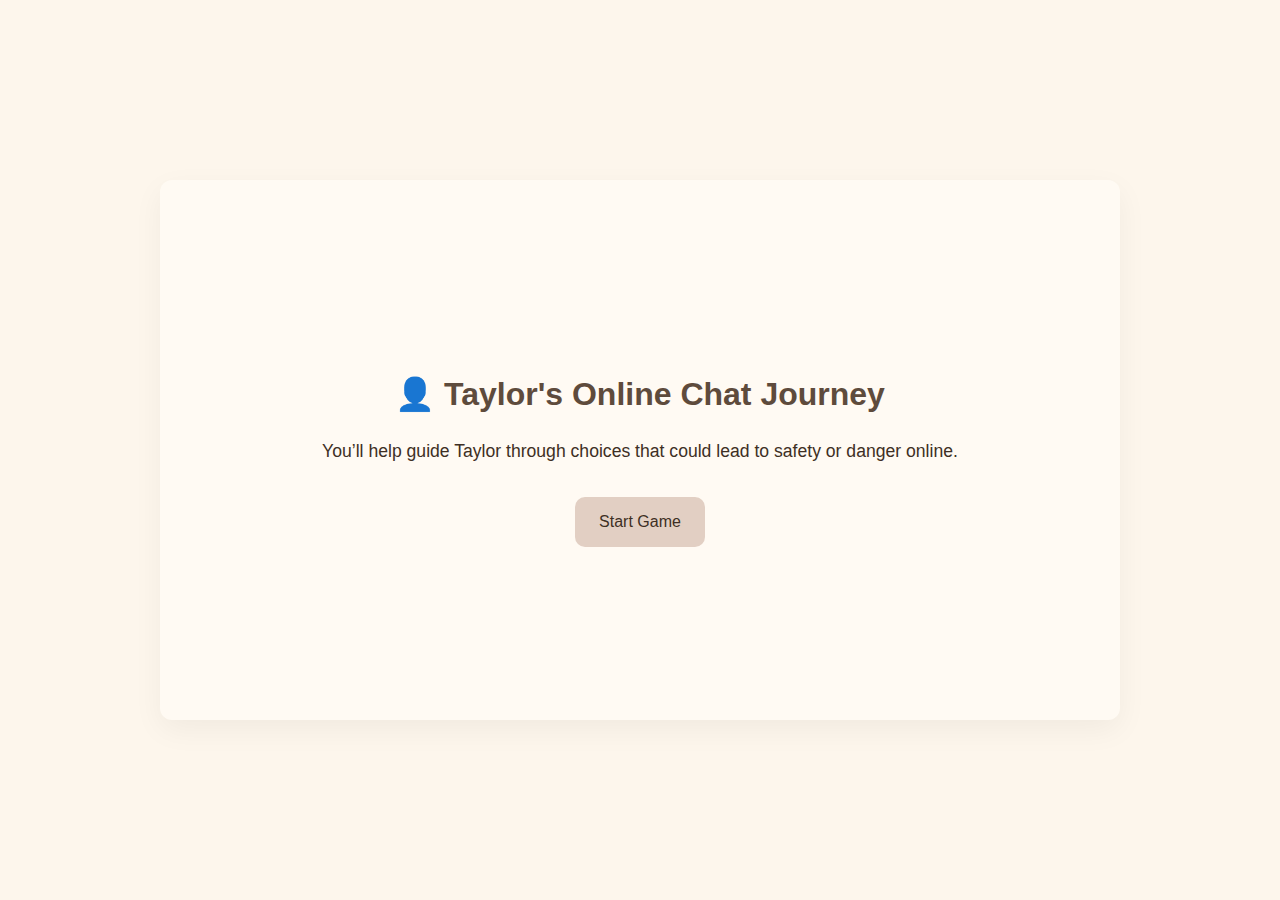
<file: index.html>
<!DOCTYPE html>

<html lang="en">
<head>
<meta charset="utf-8"/>
<meta content="width=960, initial-scale=1.0" name="viewport"/>
<title>SafeNet - Start</title>
<link href="style.css" rel="stylesheet"/>
</head>
<body>
<div class="container">
<h1>👤 Taylor's Online Chat Journey</h1>
<p>You’ll help guide Taylor through choices that could lead to safety or danger online.</p>
<button onclick="location.href='scene0_intro.html'">Start Game</button>
</div>
</body>
</html>
</file>
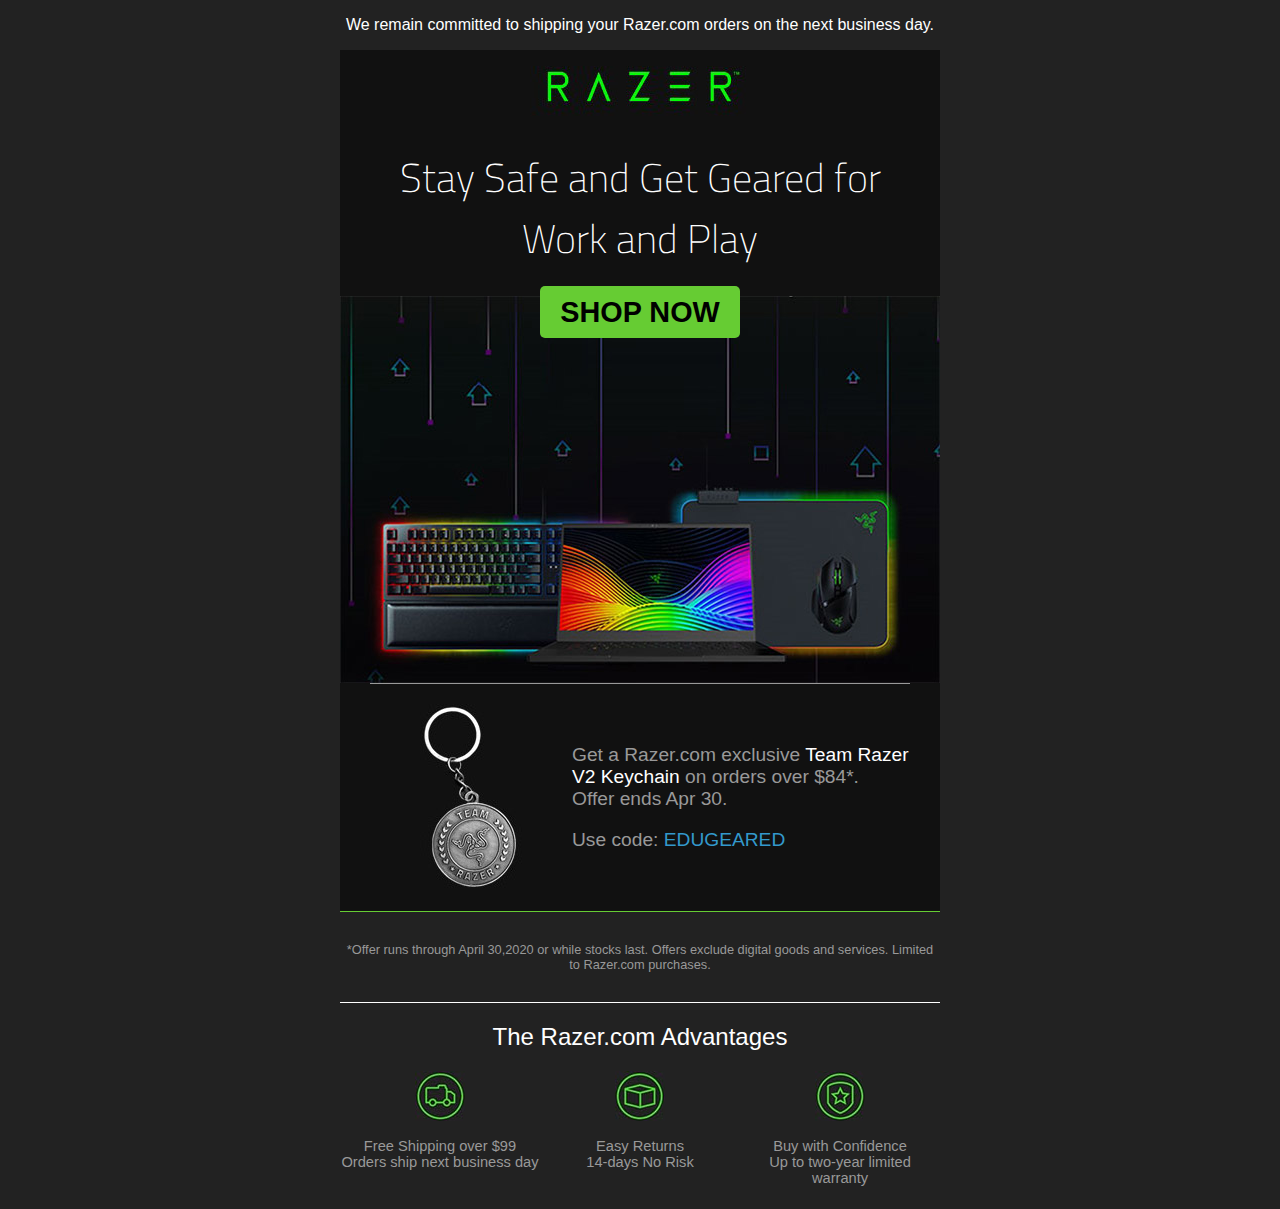
<file: razer-newsletter.html>
<!doctype html>
<html lang="en">
<head>
	<meta charset="utf-8">
	<title>Razer - Stay Safe and Get Geared for Work and Play</title>
	<link rel="preconnect" href="https://fonts.googleapis.com">
<link rel="preconnect" href="https://fonts.gstatic.com" crossorigin>
<link href="https://fonts.googleapis.com/css2?family=Titillium+Web:wght@200&display=swap" rel="stylesheet">
	<style>
		body{
	background:#222222;
	text-align: center;
	font-family:Avernir, Arial, sans-serif;
	color: white;
}
#container{
	background:#111111;
	width: 600px;
	margin: 0 auto;
}
h1{
	  font-family: "Titillium Web", sans-serif;
  font-weight: 200;
  font-style: normal;
  font-size: 2.5em;
}
#hero{
	background:url("razer-bg.jpg");
	height:387px;
}
#hero a{
	color:black;
	text-transform:uppercase;
	background:#66cc33;
	border-radius:5px;
	padding:10px 20px;
	font-weight:bold;
	font-size:1.8em;
	text-decoration: none;
}
#exclusive{
	width:90%;
	border-top: 1px solid #999999;
	margin: 0 auto;
	display: flex;
	align-items: center;
}
#column1{
	margin: 20px 50px;
}
#exclusive p{
	font-size: 1.2em;
	text-align: left;
	color: #999999;
}
.white{
	color: white;
}
.blue{
	color:#3399cc;
}
#footnote{
	border-top: 1px solid #66cc33;
	background: #222222;
	font-size: 0.8em;
	color: #999999;
	padding: 30px 0px;
}
h2{
	border-top: 1px solid #fff;
	background: #222222;
	margin: 0px;
	padding: 20px 0;
	font-weight: normal;
}
#advantage{
	display: flex;
	background: #222222;
}
.perk{
	width: 200px;
	text-align: center;
	color: #999999;
	font-size: 11pt;
}

	</style>
</head>
<body>
	<p>We remain committed to shipping your Razer.com orders on the next business day.</p>
	
	<div id="container">
		<img src="logo-razer.jpg"/>
		<h1>Stay Safe and Get Geared for <br> Work and Play</h1>
		<div id="hero">
			<a href="https://www.razer.com/sg-en">Shop Now</a>
		</div>
		<div id="exclusive">
			<img id="column1" src="keychain.jpg"/>
			<div id="column2">
				<p>Get a Razer.com exclusive<span class="white"> Team Razer V2 Keychain </span>on orders over $84*.<br>Offer ends Apr 30.</p>
				<p>Use code: <span class="blue"> EDUGEARED </span></p>
			</div>
		</div>
		<div id="footnote">
			*Offer runs through April 30,2020 or while stocks last. Offers exclude digital goods and services. Limited to Razer.com purchases.
		</div>
		<h2>The Razer.com Advantages</h2>
		<div id="advantage">
			<div class="perk"><img src="icon-shipping.jpg"/><p><span class="white>">Free Shipping over $99 </span></span><br>Orders ship next business day</p></div>
			<div class="perk"><img src="icon-returns.jpg"/><p> <span class="white>">Easy Returns</span><br> 14-days No Risk</p> </div>
			<div class="perk"><img src="icon-confidence.jpg"/><p><span class="white>">Buy with Confidence</span><br> Up to two-year limited warranty</p> </div>
		</div>
	</div>
</body>
</html>
</file>
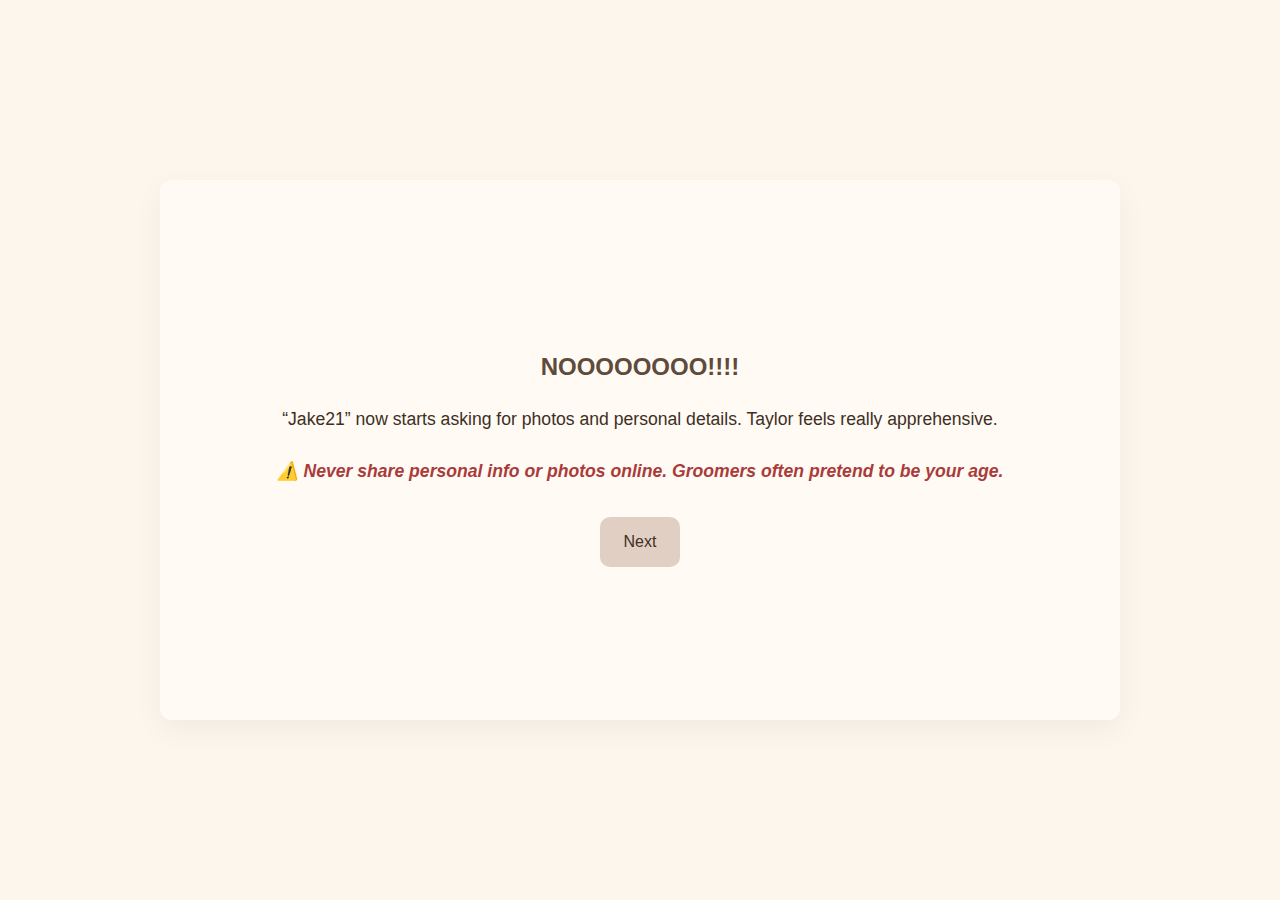
<file: scene1_bad.html>
<!DOCTYPE html>

<html lang="en">
<head>
<meta charset="utf-8"/>
<meta content="width=960, initial-scale=1.0" name="viewport"/>
<title>Unsafe Outcome</title>
<link href="style.css" rel="stylesheet"/>
</head>
<body>
<div class="container">
<h2>NOOOOOOOO!!!!</h2>
<p>“Jake21” now starts asking for photos and personal details. Taylor feels really apprehensive.</p>
<p class="tip warning">⚠️ Never share personal info or photos online. Groomers often pretend to be your age.</p>
<button onclick="location.href='scene2.html'">Next</button>
</div>
</body>
</html>
</file>
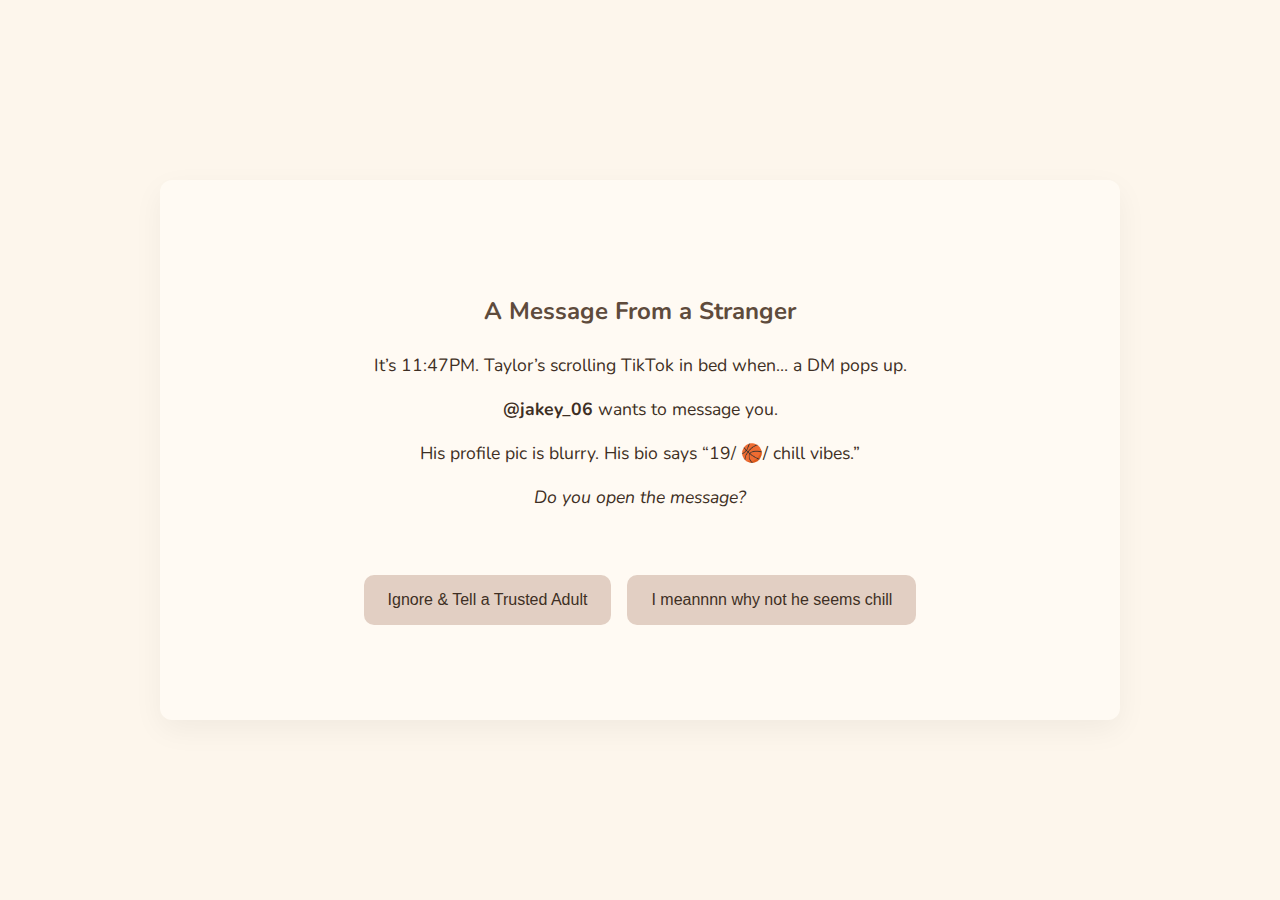
<file: scene1_dm-choice.html>
<!DOCTYPE html>

<html lang="en">
<head>
<meta charset="utf-8"/>
<meta content="width=960, initial-scale=1.0" name="viewport"/>
<title>Scene 1 – A DM Appears</title>
<link href="style.css" rel="stylesheet"/>
<link href="https://fonts.googleapis.com/css2?family=Nunito:wght@400;700&amp;display=swap" rel="stylesheet"/>
</head>
<body>
<div class="container">
<h2>A Message From a Stranger</h2>
<p>It’s 11:47PM. Taylor’s scrolling TikTok in bed when… a DM pops up.</p>
<p><strong>@jakey_06</strong> wants to message you.</p>
<p>His profile pic is blurry. His bio says “19/ 🏀/ chill vibes.”</p>
<p><em>Do you open the message?</em></p>
<div class="choice-group">
<button onclick="location.href='scene4_good.html'">Ignore &amp; Tell a Trusted Adult</button>
<button onclick="location.href='scene1_opened.html'">I meannnn why not he seems chill</button>
</div>
</div>
<script src="script.js"></script>
</body>
</html>
</file>
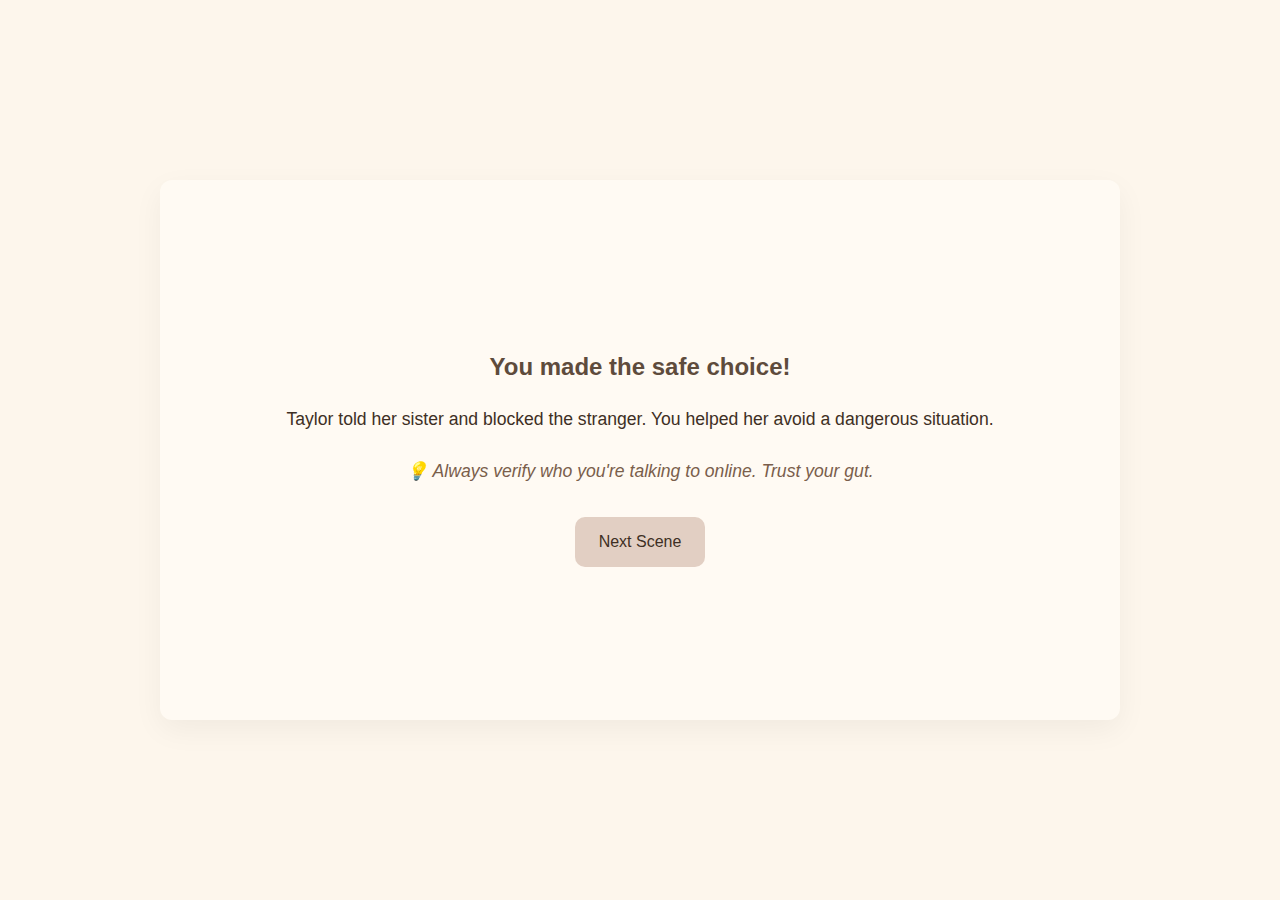
<file: scene1_good.html>
<!DOCTYPE html>

<html lang="en">
<head>
<meta charset="utf-8"/>
<meta content="width=960, initial-scale=1.0" name="viewport"/>
<title>Safe Outcome</title>
<link href="style.css" rel="stylesheet"/>
</head>
<body>
<div class="container">
<h2>You made the safe choice!</h2>
<p>Taylor told her sister and blocked the stranger. You helped her avoid a dangerous situation.</p>
<p class="tip">💡 Always verify who you're talking to online. Trust your gut.</p>
<button onclick="location.href='scene4_good.html'">Next Scene</button>
</div>
</body>
</html>
</file>
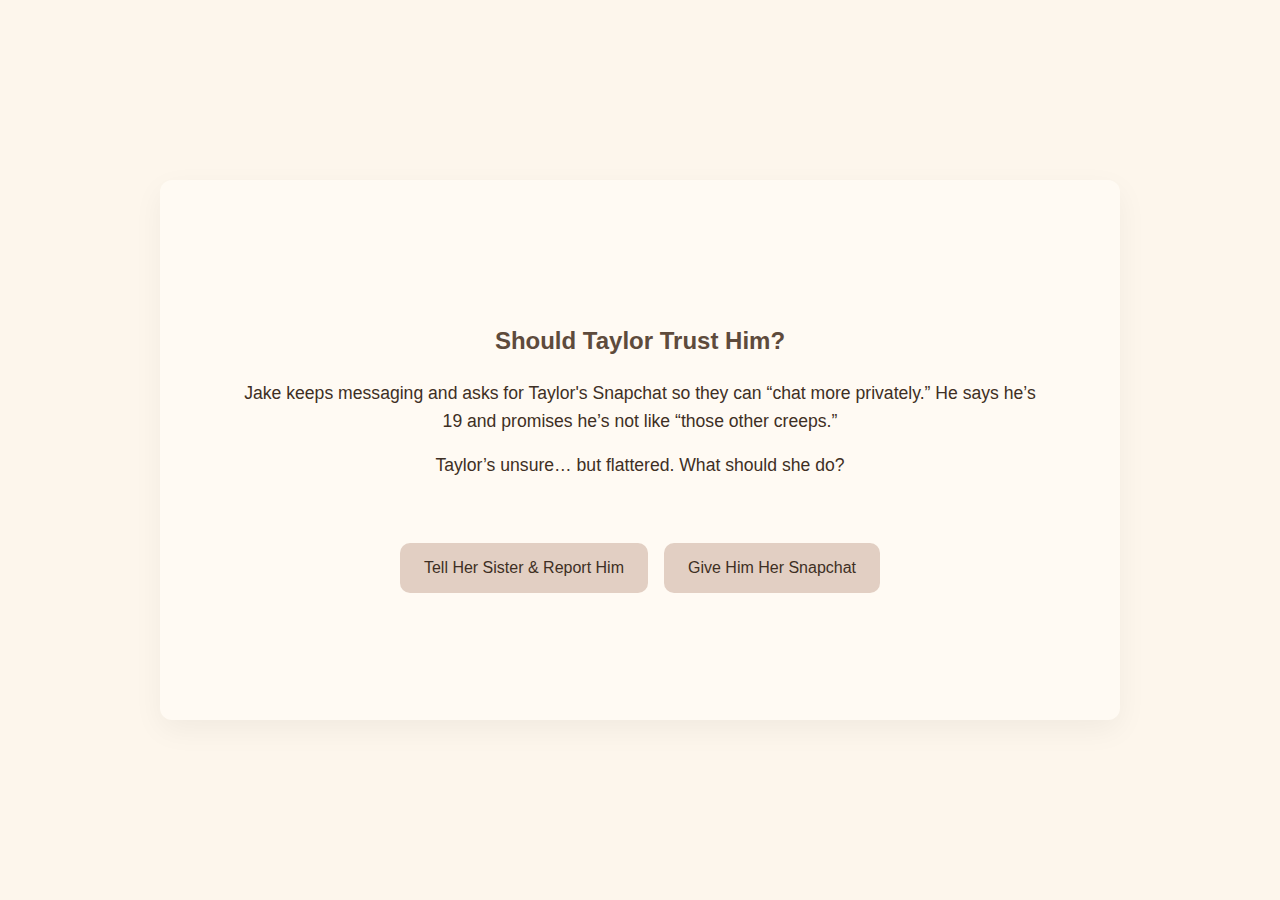
<file: scene2.html>
<!DOCTYPE html>

<html lang="en">
<head>
<meta charset="utf-8"/>
<meta content="width=960, initial-scale=1.0" name="viewport"/>
<title>Scene 2 – Should Taylor Trust Him?</title>
<link href="style.css" rel="stylesheet"/>
</head>
<body>
<div class="container">
<h2>Should Taylor Trust Him?</h2>
<p>Jake keeps messaging and asks for Taylor's Snapchat so they can “chat more privately.”  
    He says he’s 19 and promises he’s not like “those other creeps.”</p>
<p>Taylor’s unsure… but flattered. What should she do?</p>
<div class="choice-group">
<button onclick="location.href='scene2_good.html'">Tell Her Sister &amp; Report Him</button>
<button onclick="location.href='scene2_bad.html'">Give Him Her Snapchat</button>
</div>
</div>
</body>
</html>
</file>
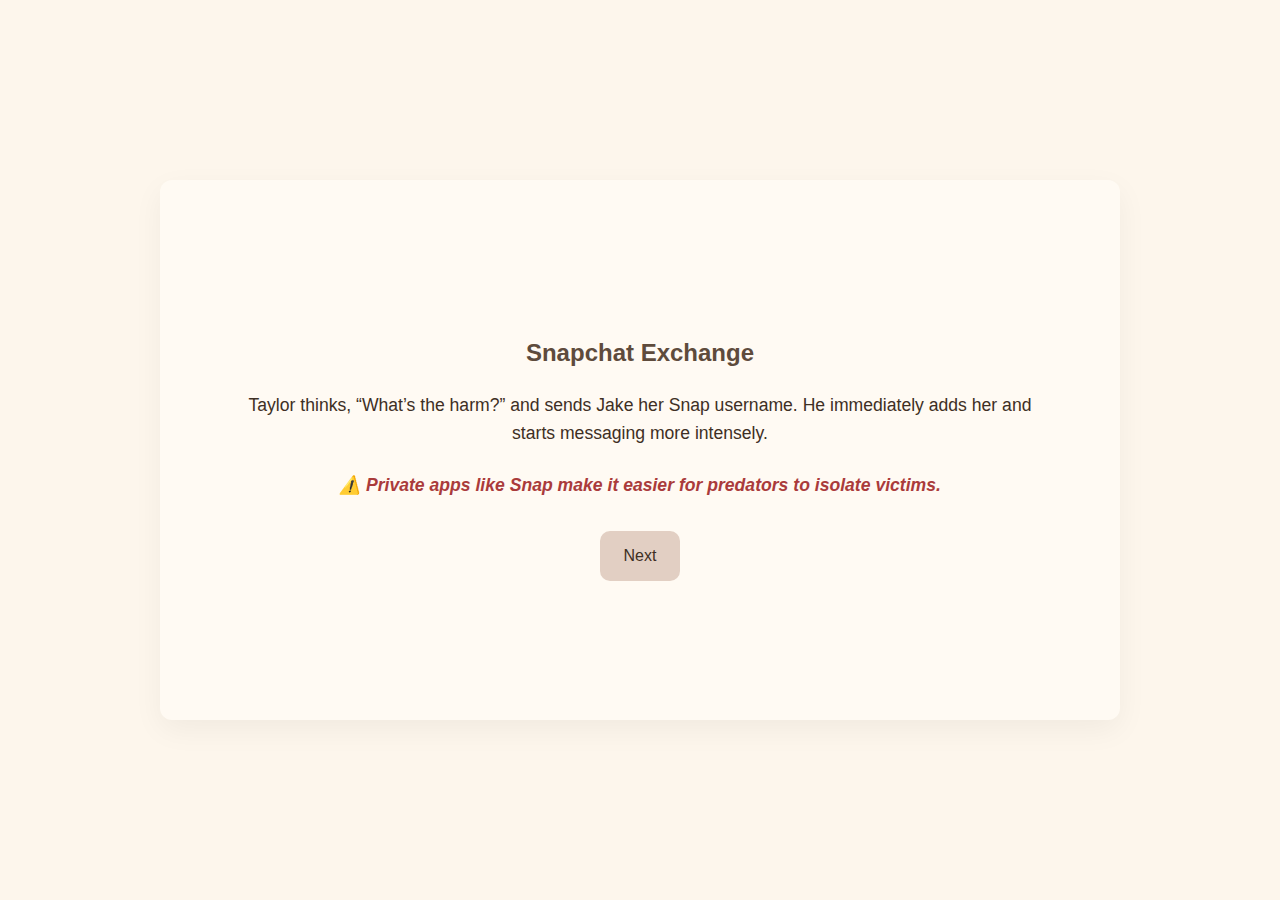
<file: scene2_bad.html>
<!DOCTYPE html>

<html lang="en">
<head>
<meta charset="utf-8"/>
<meta content="width=960, initial-scale=1.0" name="viewport"/>
<title>Scene 2 – Taylor Gives Her Snapchat</title>
<link href="style.css" rel="stylesheet"/>
</head>
<body>
<div class="container">
<h2>Snapchat Exchange</h2>
<p>Taylor thinks, “What’s the harm?” and sends Jake her Snap username.  
    He immediately adds her and starts messaging more intensely.</p>
<p class="tip warning">⚠️ Private apps like Snap make it easier for predators to isolate victims.</p>
<button onclick="location.href='scene3.html'">Next</button>
</div>
</body>
</html>
</file>
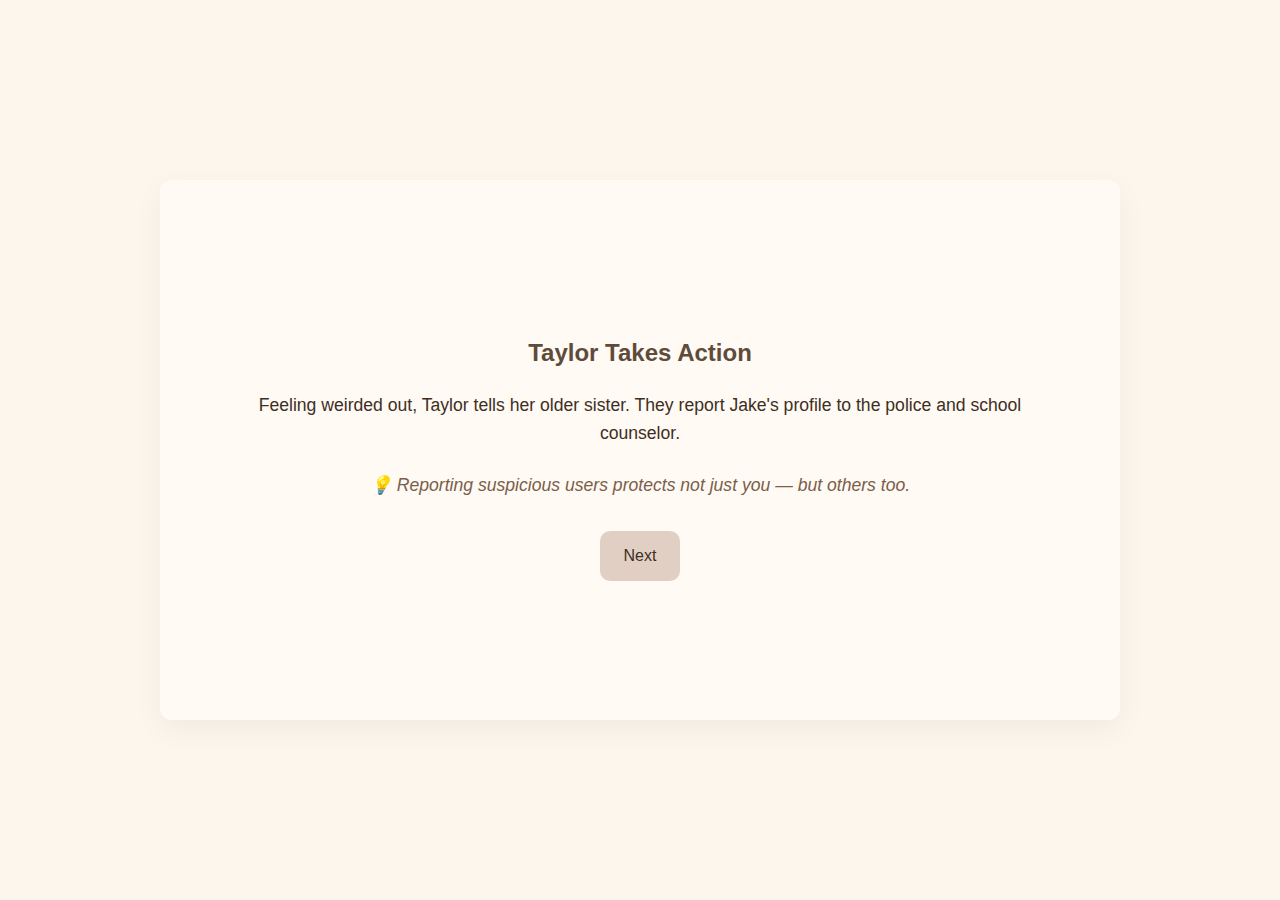
<file: scene2_good.html>
<!DOCTYPE html>

<html lang="en">
<head>
<meta charset="utf-8"/>
<meta content="width=960, initial-scale=1.0" name="viewport"/>
<title>Scene 2 – Taylor Reports Him</title>
<link href="style.css" rel="stylesheet"/>
</head>
<body>
<div class="container">
<h2>Taylor Takes Action</h2>
<p>Feeling weirded out, Taylor tells her older sister.  
    They report Jake's profile to the police and school counselor.</p>
<p class="tip">💡 Reporting suspicious users protects not just you — but others too.</p>
<button onclick="location.href='scene4_good.html'">Next</button>
</div>
</body>
</html>
</file>
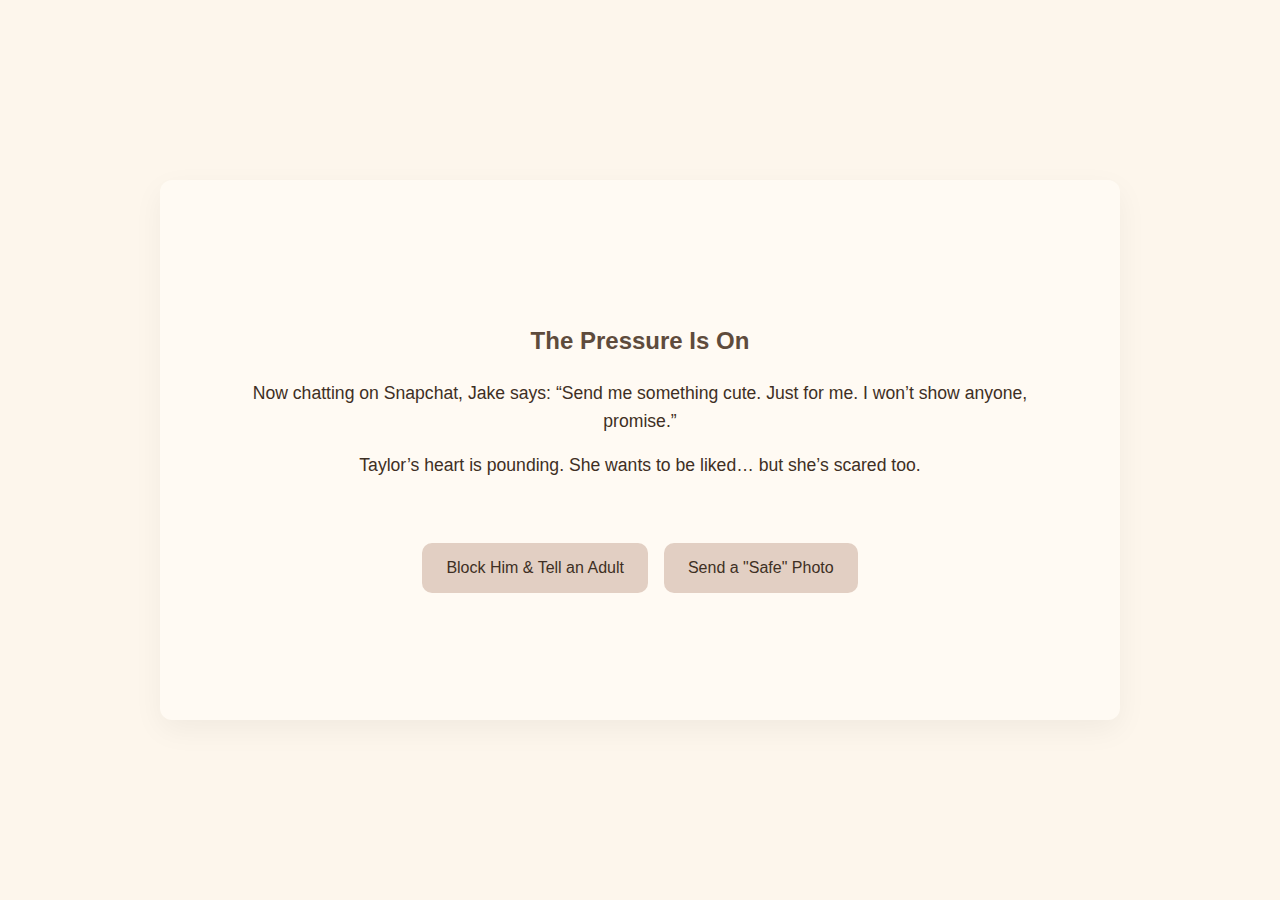
<file: scene3.html>
<!DOCTYPE html>

<html lang="en">
<head>
<meta charset="utf-8"/>
<meta content="width=960, initial-scale=1.0" name="viewport"/>
<title>Scene 3 – Final Choice</title>
<link href="style.css" rel="stylesheet"/>
</head>
<body>
<div class="container">
<h2>The Pressure Is On</h2>
<p>Now chatting on Snapchat, Jake says: “Send me something cute. Just for me. I won’t show anyone, promise.”</p>
<p>Taylor’s heart is pounding. She wants to be liked… but she’s scared too.</p>
<div class="choice-group">
<button onclick="location.href='scene3_good.html'">Block Him &amp; Tell an Adult</button>
<button onclick="location.href='scene3_bad.html'">Send a "Safe" Photo</button>
</div>
</div>
</body>
</html>
</file>
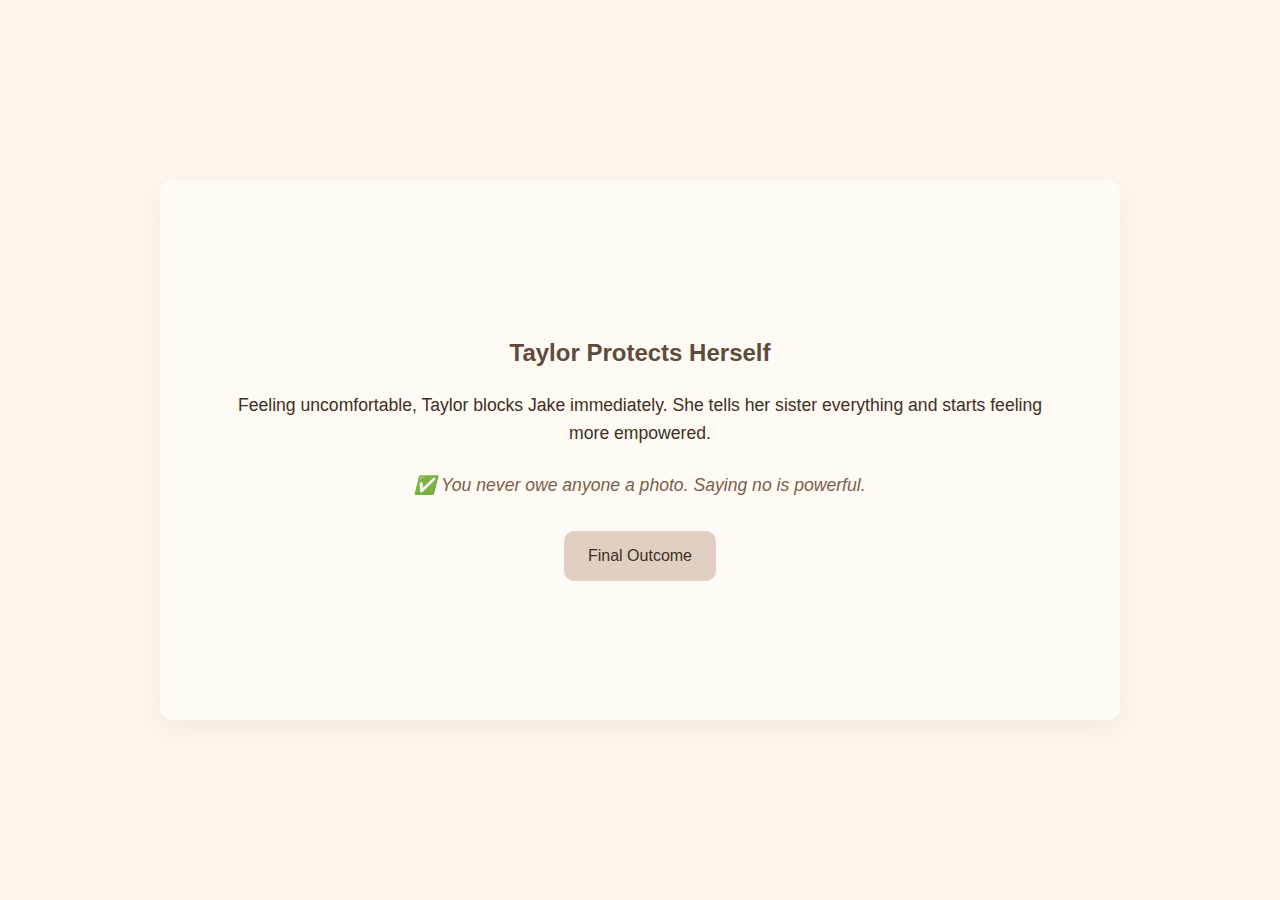
<file: scene3_good.html>
<!DOCTYPE html>

<html lang="en">
<head>
<meta charset="utf-8"/>
<meta content="width=960, initial-scale=1.0" name="viewport"/>
<title>Scene 3 – Taylor Is Safe</title>
<link href="style.css" rel="stylesheet"/>
</head>
<body>
<div class="container">
<h2>Taylor Protects Herself</h2>
<p>Feeling uncomfortable, Taylor blocks Jake immediately. She tells her sister everything and starts feeling more empowered.</p>
<p class="tip">✅ You never owe anyone a photo. Saying no is powerful.</p>
<button onclick="location.href='scene4_good.html'">Final Outcome</button>
</div>
</body>
</html>
</file>
<file: style.css>
/* Center page */
body, html {
  margin: 0;
  padding: 0;
  height: 100%;
  background-color: #fdf6ec;
  font-family: 'Nunito', sans-serif;
  display: flex;
  justify-content: center;
  align-items: center;
}

/* Fade-in animation */
.container {
  width: 960px;
  height: 540px;
  background-color: #fffaf3;
  padding: 2rem;
  box-sizing: border-box;
  border-radius: 12px;
  box-shadow: 0 10px 30px rgba(0, 0, 0, 0.05);
  display: flex;
  flex-direction: column;
  justify-content: center;
  align-items: center;
  text-align: center;
  animation: fadeIn 1s ease-in-out;
}

@keyframes fadeIn {
  from { opacity: 0; transform: translateY(10px); }
  to { opacity: 1; transform: translateY(0); }
}

/* Typography */
h1, h2 {
  color: #5e4b3c;
  font-weight: 700;
  margin-bottom: 1rem;
}

p {
  color: #3e2f24;
  font-size: 1.1rem;
  line-height: 1.6;
  max-width: 90%;
  margin: 0.5rem 0;
}

.tip {
  font-style: italic;
  color: #7a5e4b;
  margin-top: 1rem;
}

.tip strong {
  font-weight: 700;
  color: #3e2f24;
}

.warning {
  color: #aa3b3b;
  font-weight: bold;
}

/* Buttons */
button {
  background-color: #e2cfc3;
  color: #3e2f24;
  border: none;
  padding: 1rem 1.5rem;
  font-size: 1rem;
  margin-top: 1.5rem;
  cursor: pointer;
  border-radius: 10px;
  transition: background 0.3s ease, transform 0.2s ease;
}

button:hover {
  background-color: #d6bfae;
  transform: scale(1.03);
}

/* Choice buttons */
.choice-group {
  display: flex;
  gap: 1rem;
  margin-top: 2rem;
  flex-wrap: wrap;
  justify-content: center;
}
</file>
